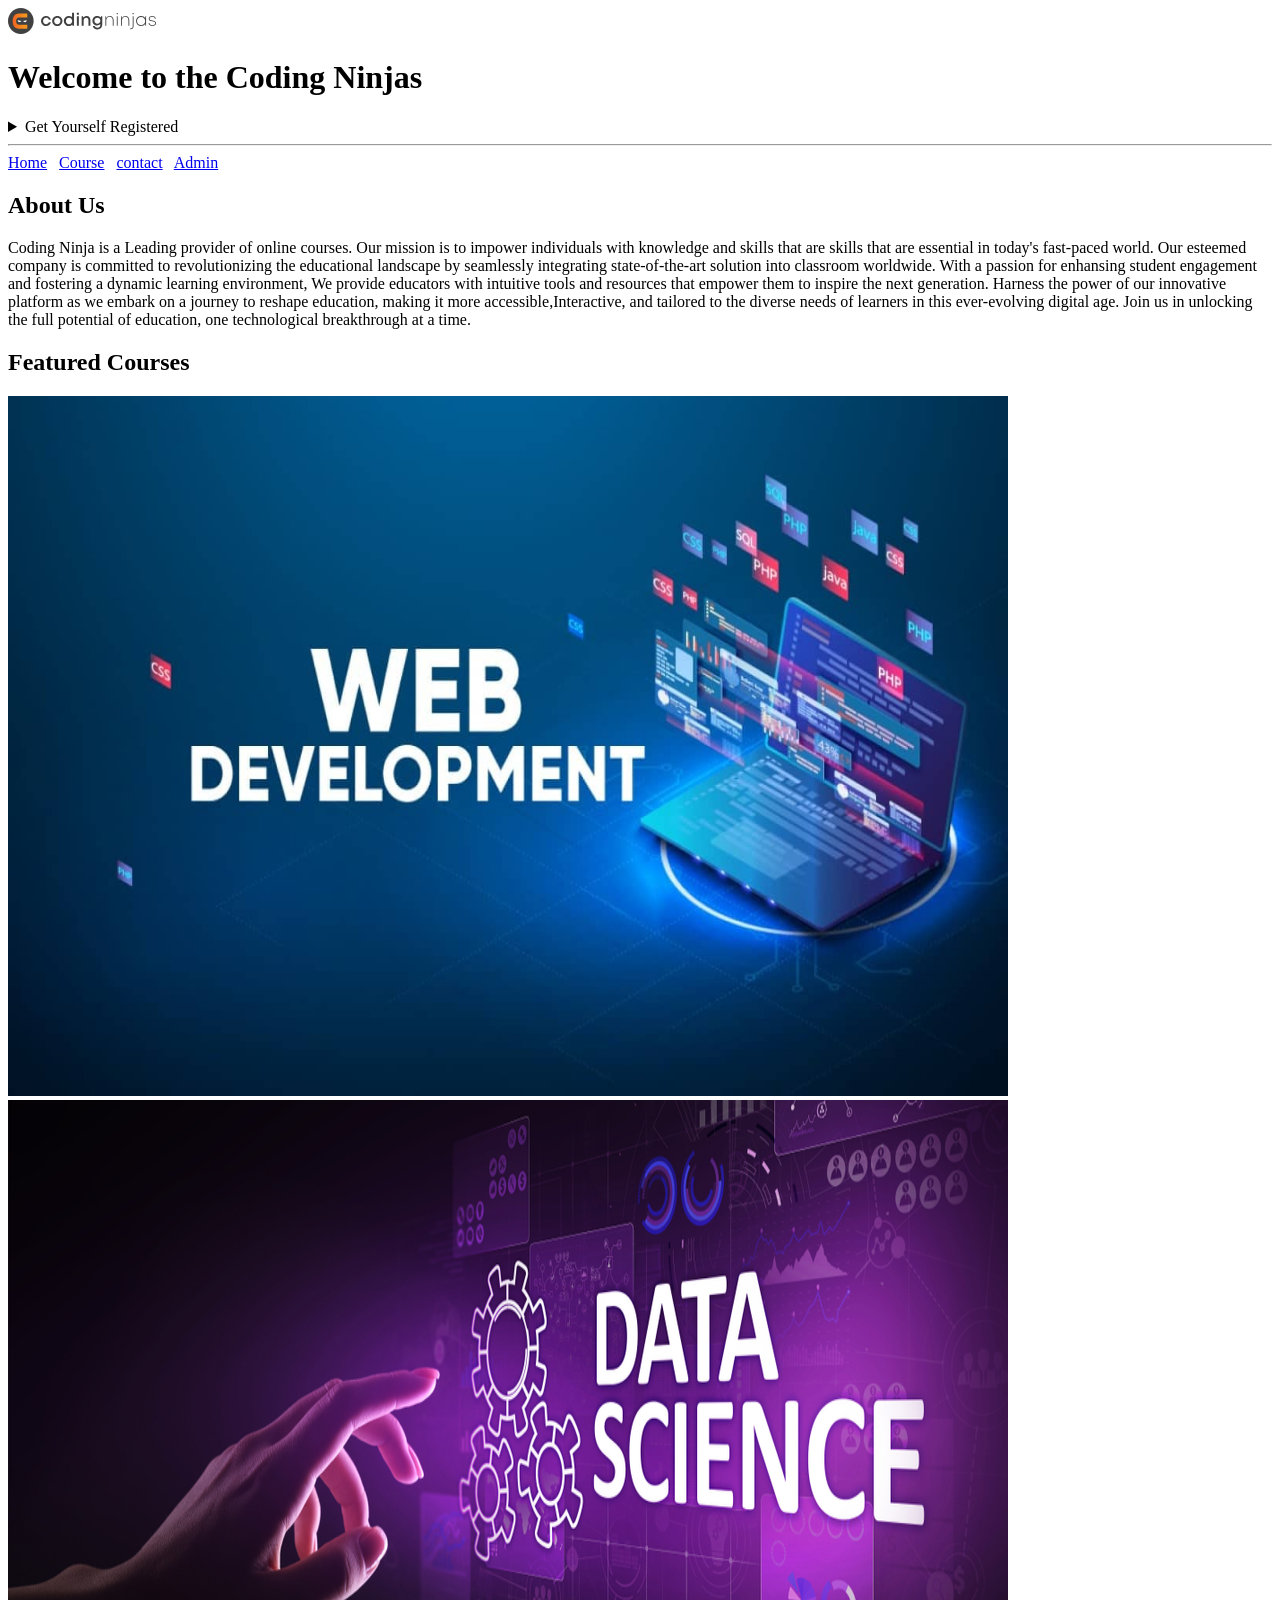
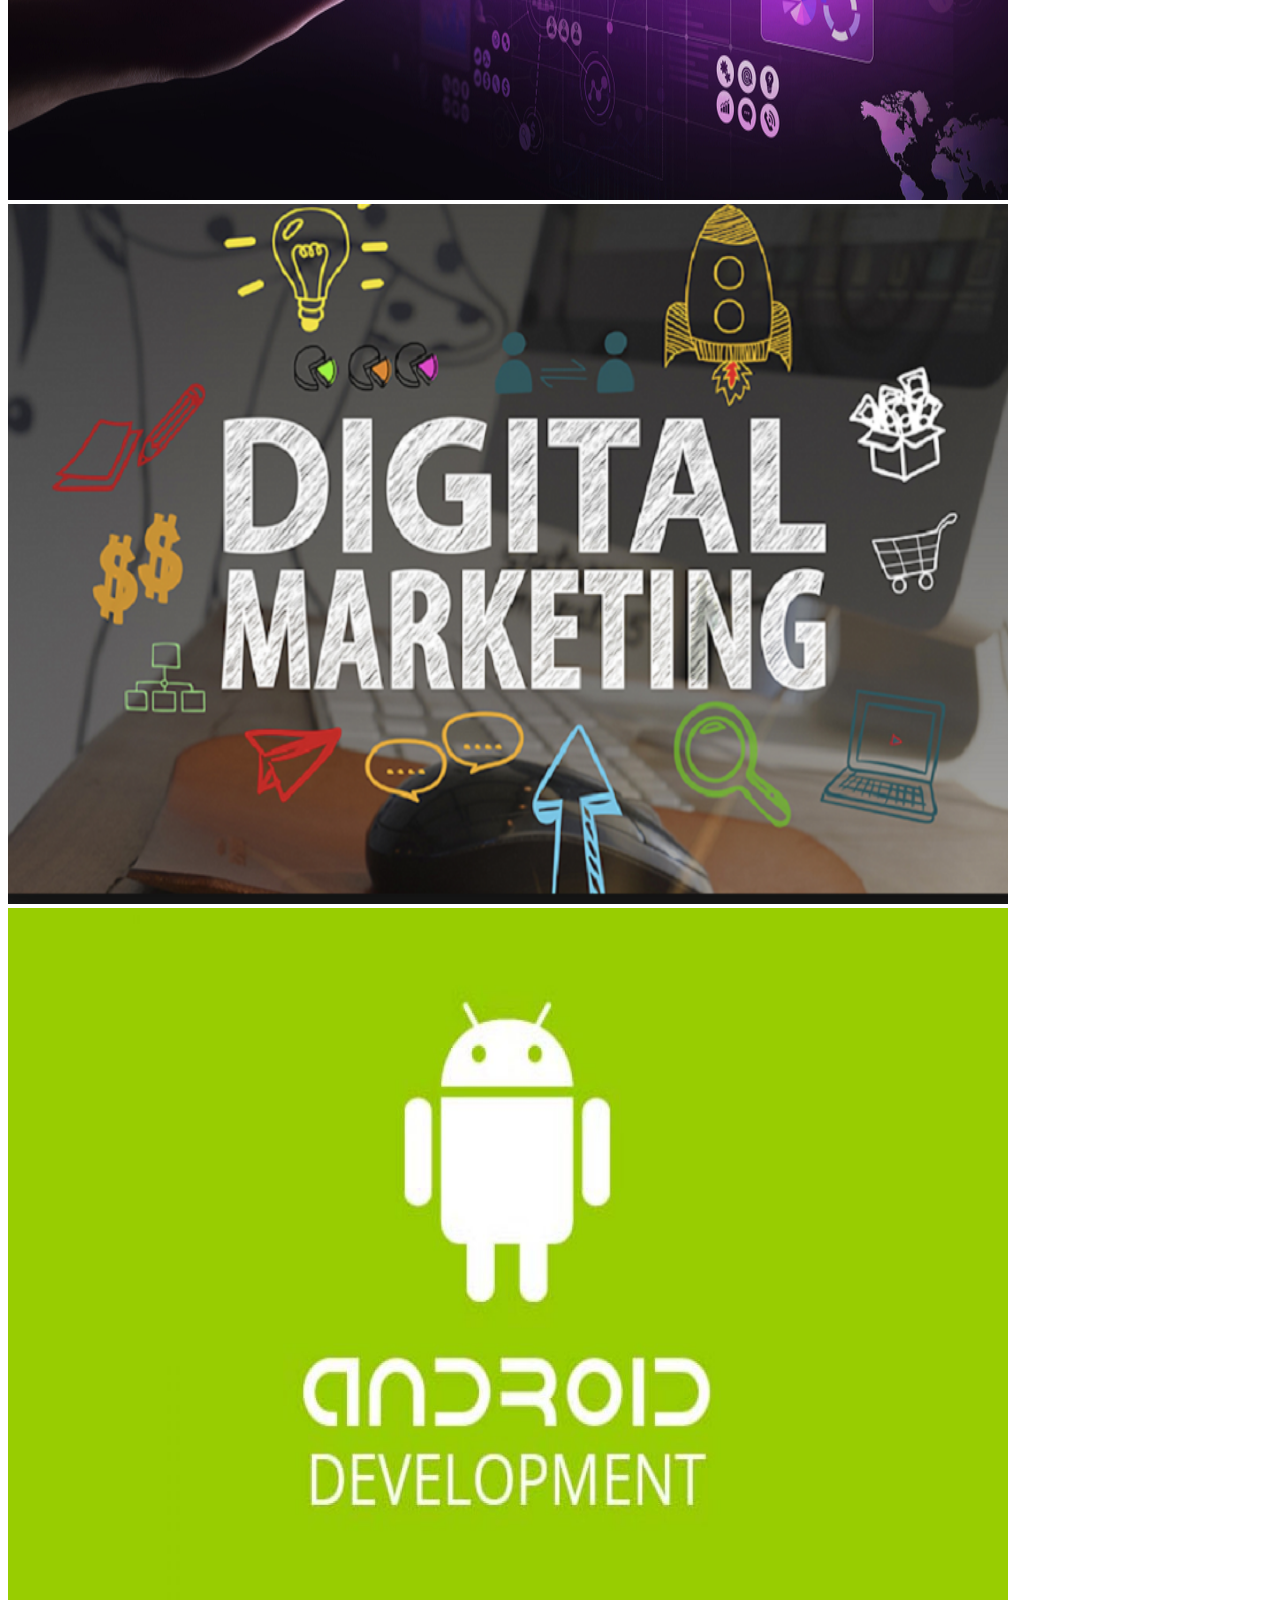
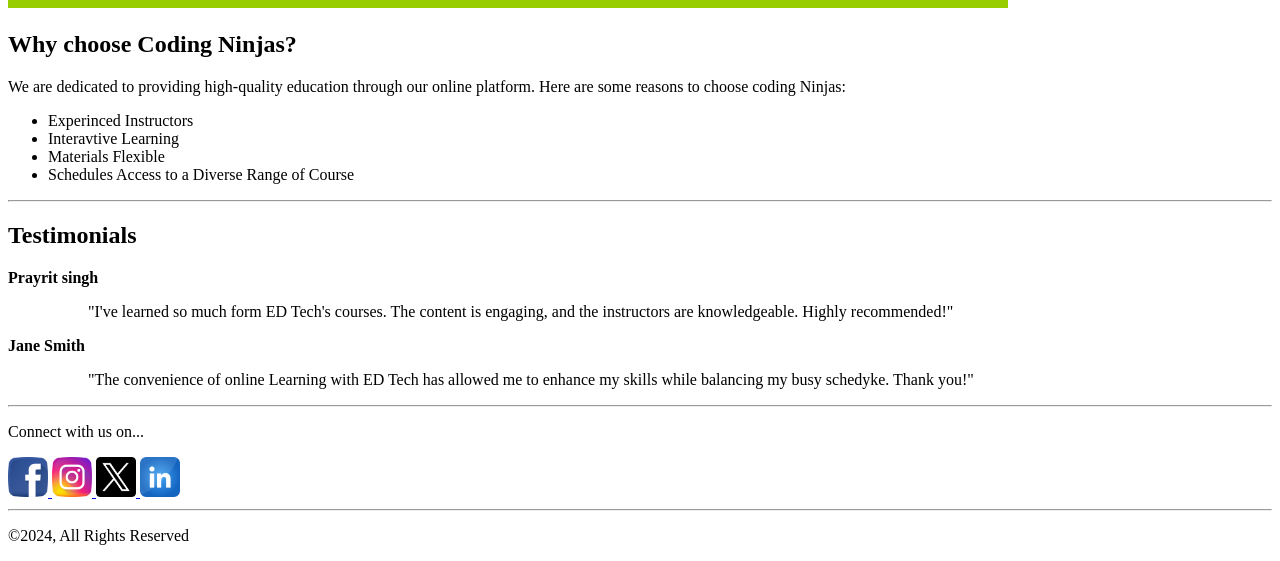
<file: Pages/index.html>
<!DOCTYPE html>
<html lang="en">
<head>
    <meta charset="UTF-8">
    <meta name="viewport" content="width=device-width, initial-scale=1.0">
    <title>Coding Ninjas- home</title>
</head>
<body>
    <header>
        <a href="index.html"><img src="../Multimedia/new_cn_logo.svg">
        </a>
        <h1> Welcome to the Coding Ninjas</h1>
        <details>
            <summary>Get Yourself Registered </summary>
            <ul>
                <li><a href="login.html"> Already have an Account</a></li>
                <li><a href="register.html"> Register</a></li>
            </ul>
        </details>
    </header>
    <hr/>
    <nav>
        <a href="index.html"> Home</a>&nbsp;&nbsp;
        <a href="courses.html"> Course</a>&nbsp;&nbsp;
        <a href="contact.html"> contact</a>&nbsp;&nbsp;
        <a href="admin.html"> Admin</a>
    </nav>

    <main>
        <section>
            <h2>About Us</h2>
            <p>
                Coding Ninja is a Leading  provider of online courses. Our mission is to impower individuals
                with knowledge and skills that are skills that are  essential in today's fast-paced world. Our
                esteemed company is committed to revolutionizing the educational landscape by seamlessly integrating state-of-the-art solution 
                into classroom worldwide. With a passion for enhansing student engagement and  fostering a dynamic learning  environment, 
                We provide educators with intuitive tools and resources that empower them to inspire the next generation. 
                Harness the power of our innovative platform as we embark  on a journey to reshape education, making it more 
                accessible,Interactive, and tailored to the diverse needs of learners in this ever-evolving digital age. Join us in 
                unlocking the full potential of education, one technological breakthrough at a time.  

            </p>
        </section>

        <section>
            <h2> Featured Courses</h2>
            <a href="courses.html#course1">
                <img
                src="../Multimedia/Web_development.jpg"
                alt="Web_development"
                height="700"
                width="1000">
            </a>
            <a href="courses.html#course2">
                <img
                src="../Multimedia/data-science.jpg"
                alt="data-science"
                height="700"
                width="1000">
            </a>
            <a href="courses.html#course3">
            <img 
            src="../Multimedia/Digital_Marketing.png"
            alt="Digital_Marketing"
            height="700"
            width="1000">
            </a>
            <a href="courses.html#course4">
                <img
                src="../Multimedia/android_development.jpg"
                alt="android_development"
                height="700"
                width="1000" >
                </a>             
        </section>

        <section> 
            <h2> Why choose Coding Ninjas?</h2>
            <p>We are dedicated to providing high-quality education through our
                online platform. Here are some reasons to choose coding Ninjas:
            </p>
            <ul>
                <li> Experinced Instructors</li>
                <li> Interavtive Learning </li> 
                <li> Materials Flexible</li>
                <li> Schedules Access to a Diverse Range of Course</li>
            </ul>
        </section>
        <hr/>

        <section>
            <h2> Testimonials</h2>
            <dl>
                <dt><b>Prayrit singh</b></dt>

                <blockquote>
                    <dd>
                    "I've learned so much form ED Tech's courses.
                    The content is engaging, and the instructors are 
                    knowledgeable. Highly recommended!"
                    </dd>
                </blockquote>

                <dt><b>Jane Smith</b></dt>

                <blockquote>
                    <dd>
                        "The convenience of online Learning with ED Tech has allowed me to enhance my skills
                        while balancing my busy schedyke. Thank you!"
                    </dd>
                </blockquote>
            </dl>
        </section>
    </main>
    <hr/>
    
    <footer>
        <p>Connect with us on...</p>
        <a href="https://www.facebook.com/codingninjas">
            <img src="../Multimedia/facebook.png" width="40px"/>
        </a>
        <a href="https://www.instagram.com/coding.ninjas/">
            <img src="../Multimedia/instagram.png" width="40px"/>
        </a>
        <a href="https://x.com/CodingNinjasOff">
            <img src="../Multimedia/twitter.png" width="40px"/>
        </a>
        <a href="https://www.linkedin.com/company/coding-ninjas-india/">
            <img src="../Multimedia/linkedin.png" width="40px"/>
        </a>
        <hr/>
        <p>&copy;2024, All Rights Reserved</p>
    </footer>

</body>
</html>
</file>
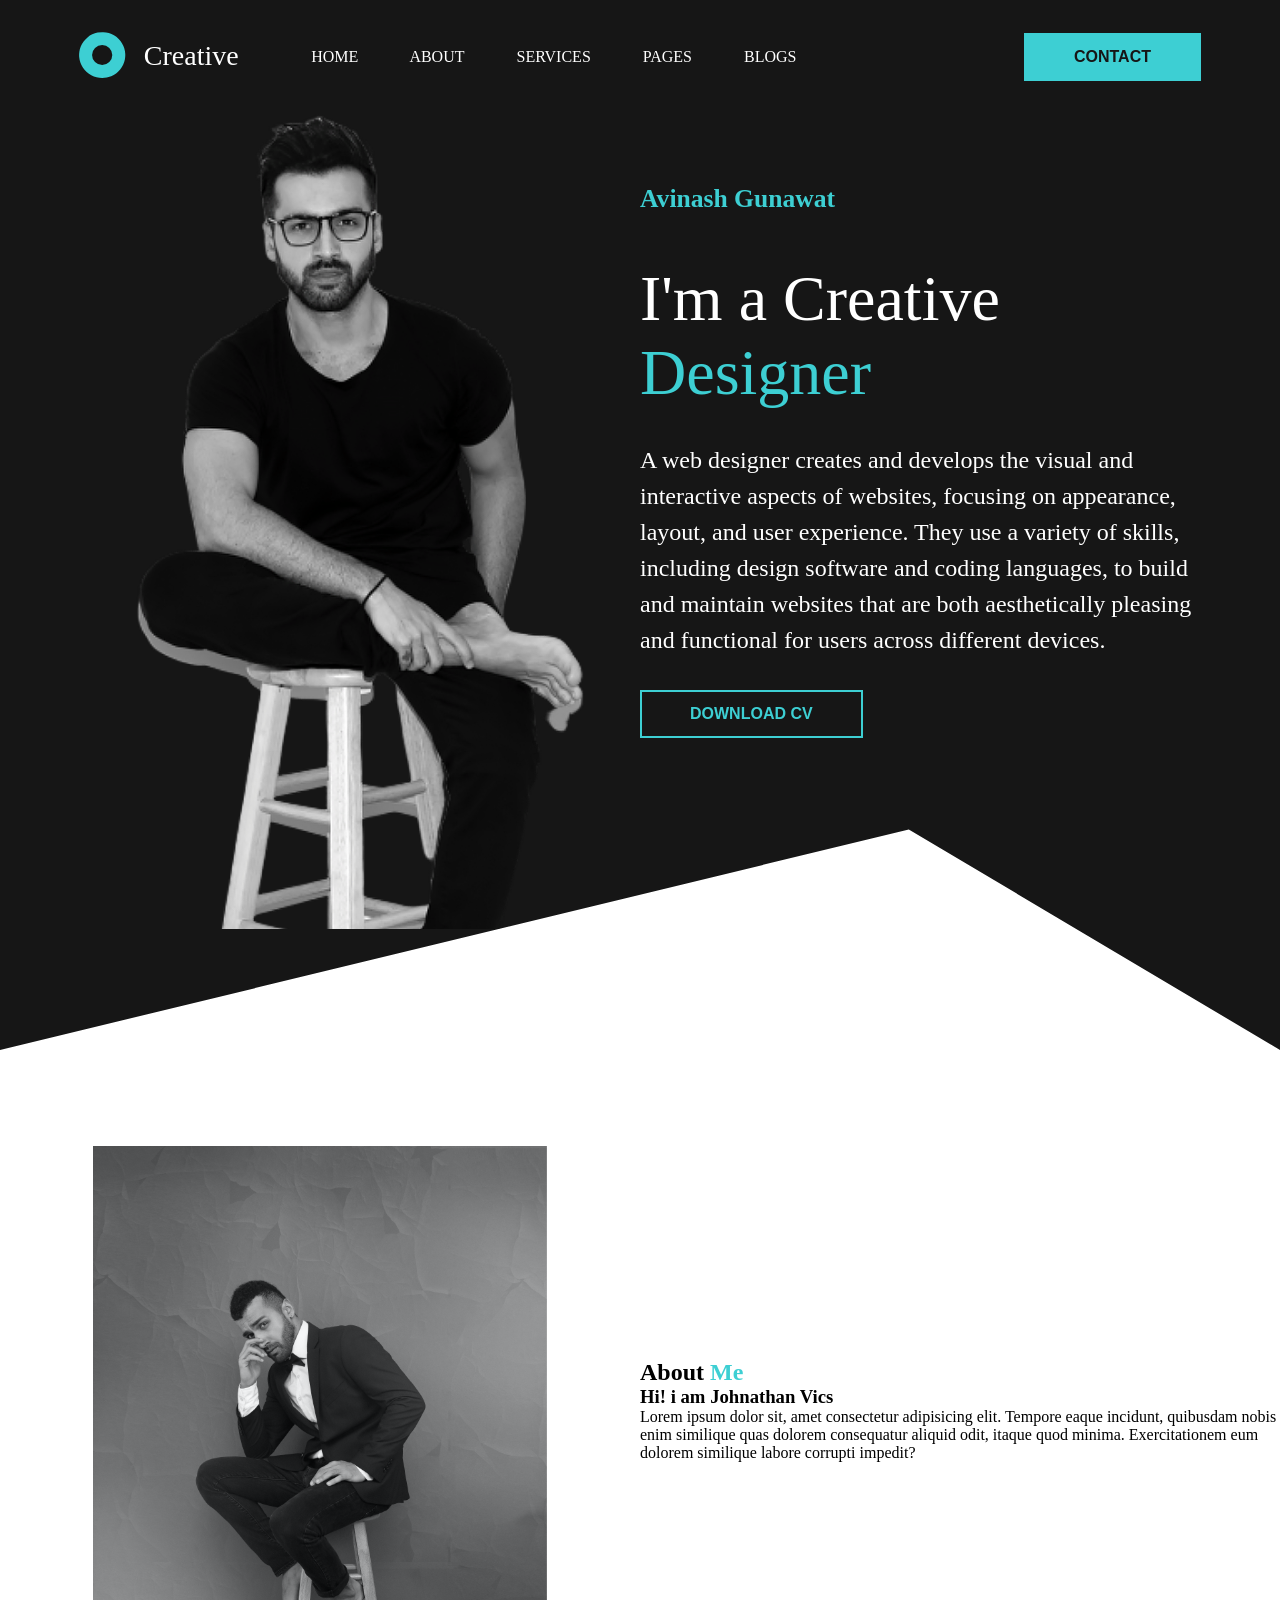
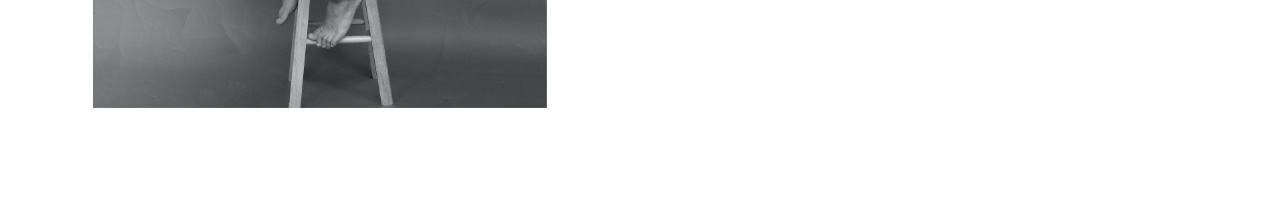
<file: Portfolio Website/index.html>
<!DOCTYPE html>
<html lang="en">
  <head>
    <meta charset="UTF-8" />
    <meta name="viewport" content="width=device-width, initial-scale=1.0" />
    <title>My Awesome Portfolio Website</title>

    <link
      href="https://fonts.googleapis.com/css?family=Poppins"
      rel="stylesheet"
    />
    <link rel="stylesheet" href="style.css" />
  </head>

  <body>
    <header>
      <div class="container">
        <nav class="flex item-center">
          <div class="left flex item-center">
            <div class="branding">
              <img src="./images/logo.svg" alt="" />
            </div>
            <div>
              <a href="#">Home</a>
              <a href="#">About</a>
              <a href="#">Services</a>
              <a href="#">Pages</a>
              <a href="#">Blogs</a>
            </div>
          </div>
          <div class="Right">
            <button class="btn btn-primary">Contact</button>
          </div>
        </nav>
        <div class="hero flex item-center justify-between">
          <div class="left flex-1 flex justify-center">
            <img src="./images/man.png" alt="" />
          </div>
          <div class="right flex-1">
            <h6>Avinash Gunawat</h6>
            <h1>I'm a Creative <br /><span>Designer</span></h1>
            <p>
              A web designer creates and develops the visual and interactive
              aspects of websites, focusing on appearance, layout, and user
              experience. They use a variety of skills, including design
              software and coding languages, to build and maintain websites that
              are both aesthetically pleasing and functional for users across
              different devices.
            </p>
            <div>
              <button class="btn btn-secondary">DOWNLOAD CV</button>
            </div>
          </div>
        </div>
      </div>
    </header>

    <section class="About">
      <div class="contianer flex item-center justify-between">
        <div class="flex-1 flex justify-center">
          <img class="about-me-img" src="./images/man-2.png" alt="" />
        </div>
        <div class="flex-1">
          <h1>About <span style="color: #3dcfd3">Me</span></h1>
          <h3>Hi! i am Johnathan Vics</h3>
          <p>
            Lorem ipsum dolor sit, amet consectetur adipisicing elit. Tempore
            eaque incidunt, quibusdam nobis enim similique quas dolorem
            consequatur aliquid odit, itaque quod minima. Exercitationem eum
            dolorem similique labore corrupti impedit?
          </p>
          <div>
            <a href="#"><img src="./images/website.svg" alt="" /></a>
            <a href="#"><img src="./images/facebook.svg" alt="" /></a>
            <a href="#"><img src="./images/twitter.svg" alt="" /></a>
            <a href="#"><img src="./images/pintrest.svg" alt="" /></a>
            <a href="#"><img src="./images/instagram.svg" alt="" /></a>
          </div>
        </div>
      </div>
    </section>
  </body>
</html>
</file>
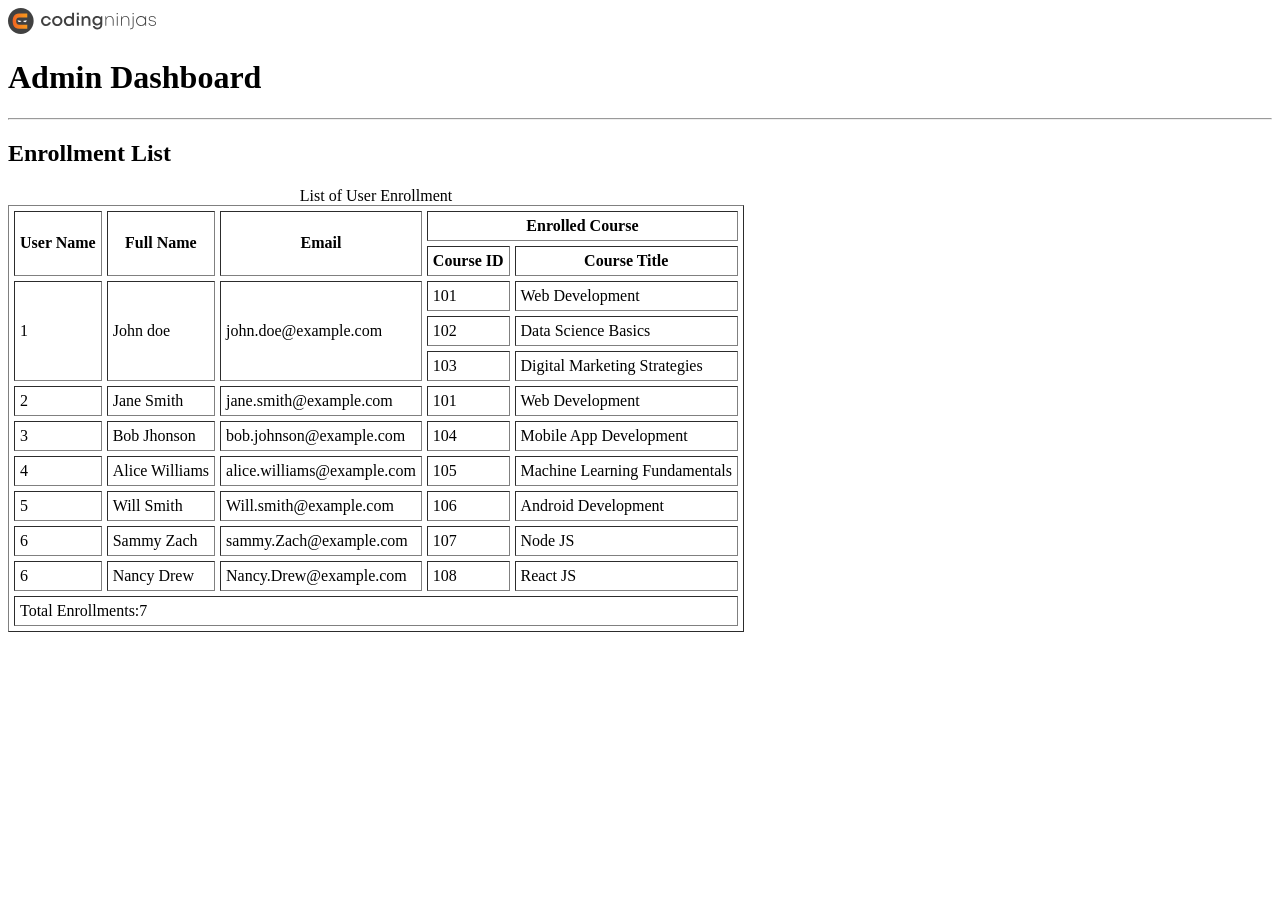
<file: Pages/admin.html>
<!DOCTYPE html>
<html lang="en">
<head>
    <meta charset="UTF-8">
    <meta name="viewport" content="width=device-width, initial-scale=1.0">
    <title>Coding Ninjas - Admin Dashboard</title>
</head>
<body>
    <header>
        <a href="index.html"><img src="../Multimedia/new_cn_logo.svg"></a>
        <h1> Admin Dashboard </h1>
    </header>
    <hr/>
        <section id="enrollment-list">
            <h2>Enrollment List</h2>
            
                <table border="1" cellspacing="5" cellpadding="5">
                    <caption>
                        List of User Enrollment
                    </caption>
                <thead>
                    <tr>
                        <th rowspan="2"> User Name</th>
                        <th rowspan="2"> Full Name</th>
                        <th rowspan="2"> Email</th>
                        <th colspan="2">Enrolled Course</th>
                    </tr>
                    <tr>
                        <th>Course ID</th>
                        <th>Course Title</th>
                    </tr>                   
                </thead>
                        <tbody>
                            <tr>
                            <td rowspan="3">1</td>
                            <td rowspan="3">John doe</td>
                            <td rowspan="3">john.doe@example.com</td>
                            <td>101</td>
                            <td>Web Development</td>
                            </tr>
                            <tr>
                                <td>102</td>
                                <td>Data Science Basics</td>
                            </tr>
                            <tr>
                                <td>103</td>
                                <td>Digital Marketing Strategies</td>
                            </tr>
                            <tr>
                                <td>2</td>
                                <td>Jane Smith</td>
                                <td>jane.smith@example.com</td>
                                <td>101</td>
                                <td>Web Development</td>
                            </tr>
                            <tr>
                                <td>3</td>
                                <td>Bob Jhonson</td>
                                <td>bob.johnson@example.com</td>
                                <td>104</td>
                                <td> Mobile App Development</td>
                            </tr>
                            <tr>
                                <td>4</td>
                                <td>Alice Williams</td>
                                <td> alice.williams@example.com</td>
                                <td>105</td>
                                <td>Machine Learning Fundamentals</td>
                                </tr>
                            <tr>
                                <td>5</td>
                                <td>Will Smith</td>
                                <td>Will.smith@example.com</td>
                                <td>106</td>
                                <td>Android Development</td>
                                
                            </tr>
                            <tr>
                                <td>6</td>
                                <td>Sammy Zach</td>
                                <td>sammy.Zach@example.com</td>
                                <td>107</td>
                                <td>Node JS</td>
                            </tr>
                            <tr>
                                <td>6</td>
                                <td>Nancy Drew</td>
                                <td>Nancy.Drew@example.com</td>
                                <td>108</td>
                                <td>React JS</td>
                            </tr>
                        </tbody>
                        <tfoot> 
                            <tr>
                                <td colspan="6">Total Enrollments:7</td>
                            </tr>
                            </tfoot>
                        </tbody>
                    </table>
                </section>
</body>
</html>
</file>
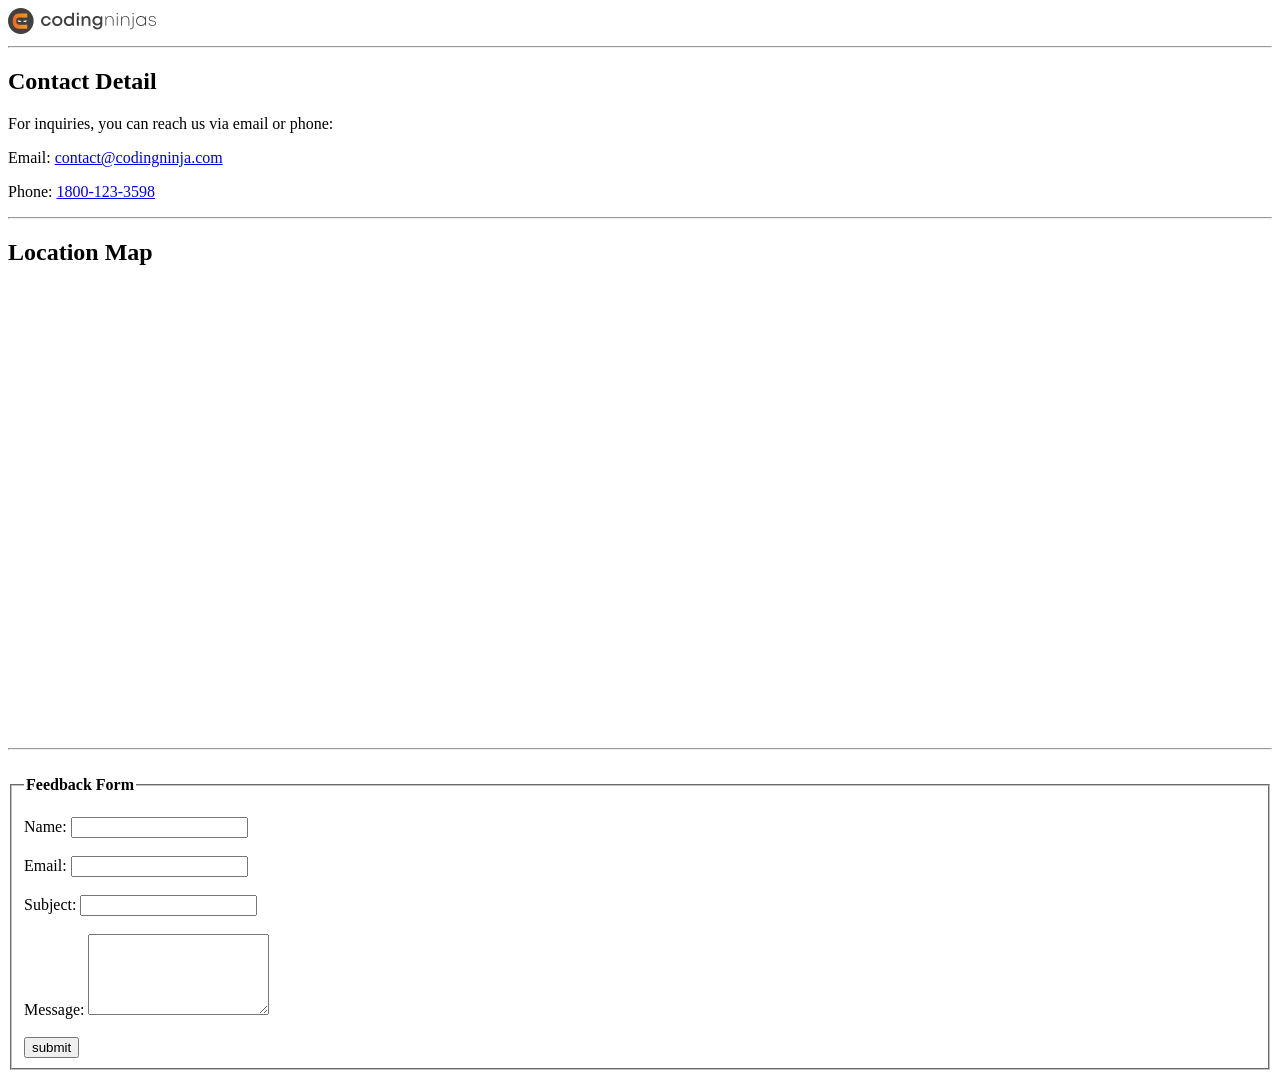
<file: Pages/contact.html>
<!DOCTYPE html>
<html lang="en">
<head>
    <meta charset="UTF-8">
    <meta name="viewport" content="width=device-width, initial-scale=1.0">
    <title>Coding Ninjas - Contact </title>
</head>
<body>
    <header>
        <a href="index.html"><img src="../Multimedia/new_cn_logo.svg">
        </a>
        <hr/>
        <section id="contact-info">
        <h2> Contact Detail </h2>
        <p>
            For inquiries, you can reach us via email or phone:
        </p>
        <p>
            Email:
            <a href="mailto:contact@codingninja.com">contact@codingninja.com
            </a>
        </p>
        <p>
            Phone:
            <a href="tel:1800-123-3598"> 1800-123-3598
            </a>
        </p>
        </section>
        <hr/>

        <section id="map">
            <h2> Location Map</h2>
            <iframe
            src="https://www.google.com/maps/embed?pb=!1m18!1m12!1m3!1d898275.6257113806!2d75.836516246875!3d28.422601100000016!2m3!1f0!2f0!3f0!3m2!1i1024!2i768!4f13.1!3m3!1m2!1s0x390d03d1c62ba76b%3A0xec4dbad7537d963b!2sCoding%20Ninjas!5e0!3m2!1sen!2sin!4v1750873266027!5m2!1sen!2sin" 
            width="600" height="450" style="border:0;"
             allowfullscreen="">
            </iframe>
        </section>
        <hr/>
        <section id="feedback">
            <form action="#" method="post">
        <br/>            
        <fieldset>
            <legend><b>Feedback Form</b></legend>
            <br/>
            <label for="name">Name:</label>
            <input type="text" id="name" name="name" required />
            <br/>
            <br/>

            <label for="name">Email:</label>
            <input type="text" id="email" name="email" required />
            <br/>
            <br/>

            <label for="subject">Subject:</label>
            <input type="text" id="subject" name="subject" required />
            <br/>
            <br/>

            <label for="message">Message:</label>
            <textarea id="message" name="message" rows="5" required >
            </textarea>
            <br/>
            <br/>
            <input type="submit" id="submit" value="submit"/>

        </fieldset>



    
    
</body>
</html>
</file>
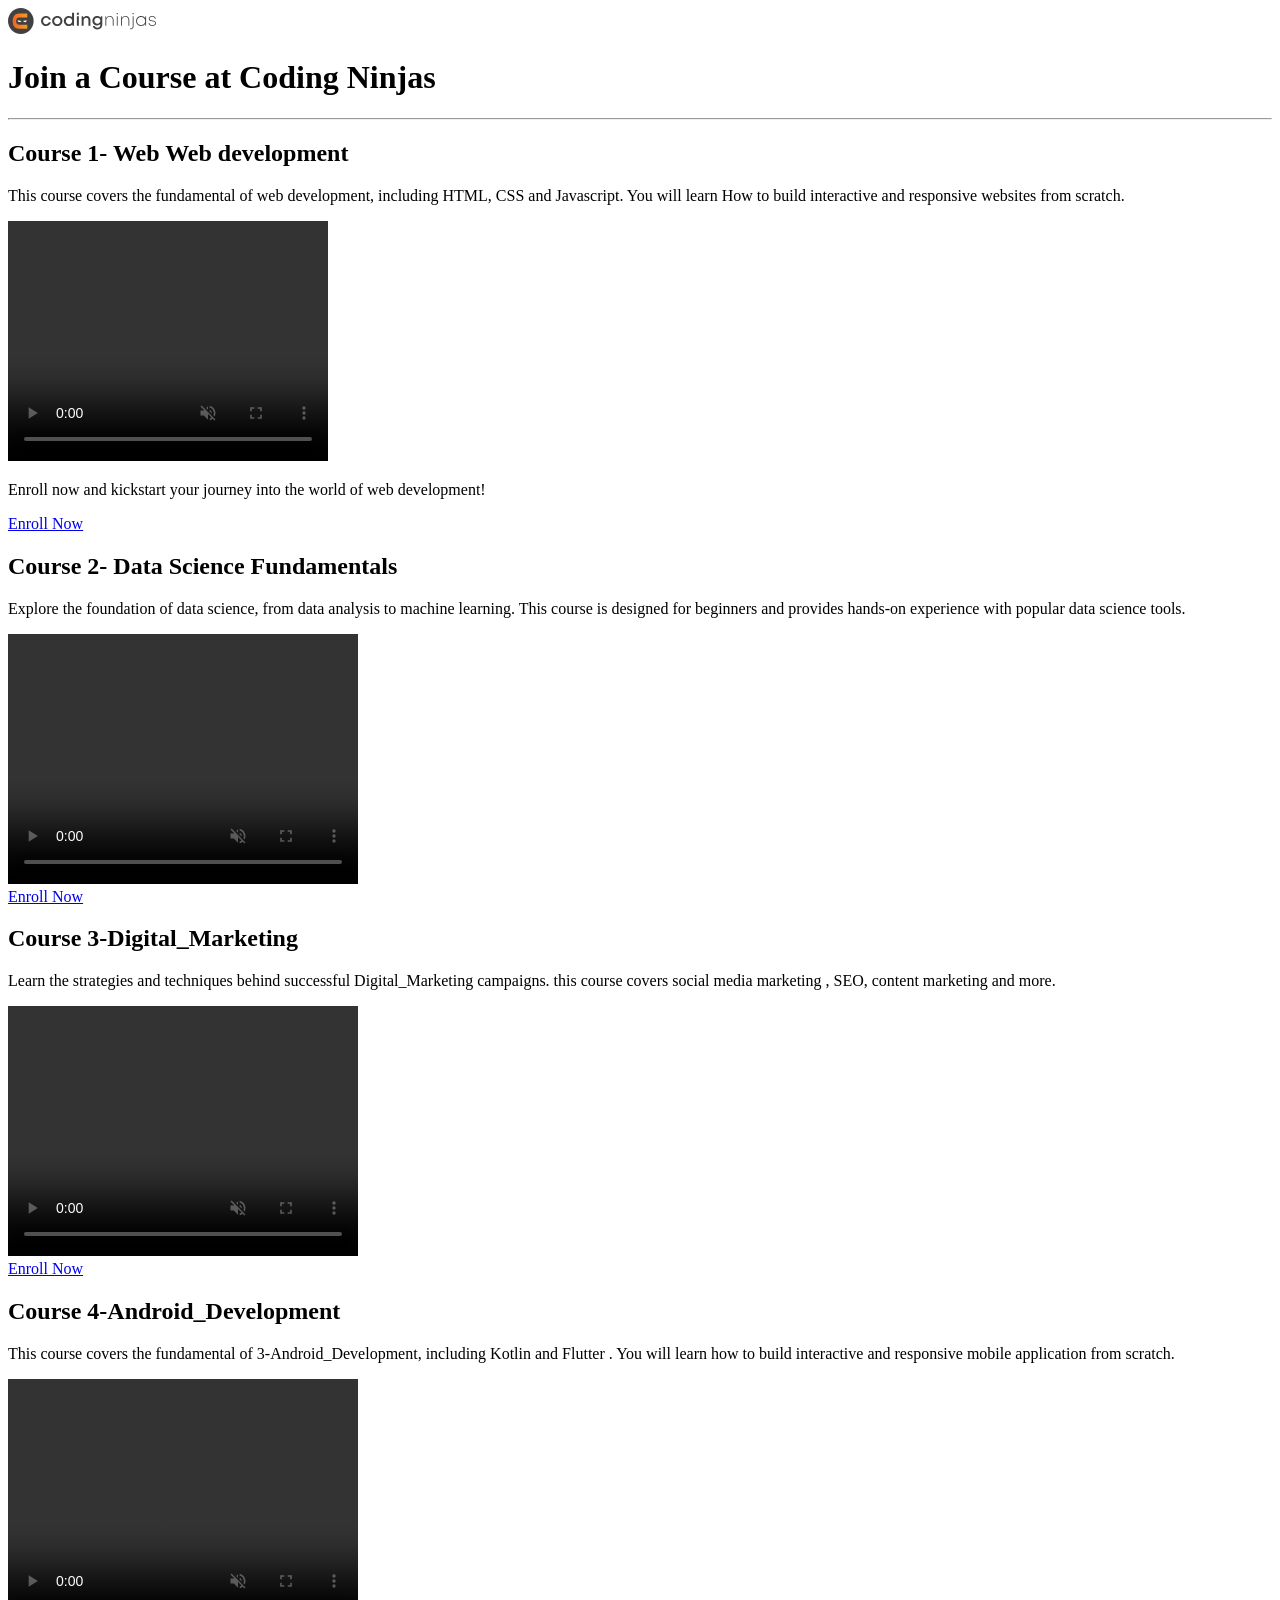
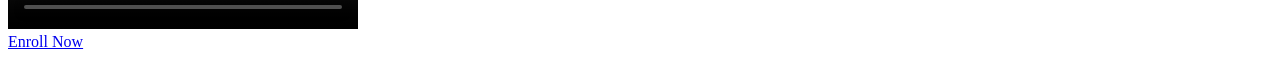
<file: Pages/courses.html>
<!DOCTYPE html>
<html lang="en">
<head>
    <meta charset="UTF-8">
    <meta name="viewport" content="width=device-width, initial-scale=1.0">
    <title>Coding Ninjas - Courses</title>
</head>
<body>
    <!-- course header -->
    <header>
        <a href="index.html"><img src="../Multimedia/new_cn_logo.svg">
        </a>
        <h1> Join a Course at Coding Ninjas</h1>
    </header>
        <hr/>
        <!-- course 1-->
         <article>
        <section id="course1">
            <h2> Course 1- Web Web development</h2>
            <p>
                This course covers the fundamental of web development,
                including HTML, CSS and Javascript. You will learn How to 
                build interactive and responsive websites from scratch.
            </p>
            
            <video width="320" height="240" controls autoplay muted>
                <source src="../Multimedia/videoplayback.mp4">
                Your browser does not support the video tag
            </video>
            <p>
                Enroll now and kickstart your journey into the world of web development!
            </p>
            <a href="register.html">Enroll Now </a>
        </section>
        </article>

        <!-- course 2-->

        <article>
        <section id="course2">
            <h2> Course 2- Data Science Fundamentals</h2>
            <p>
                Explore the foundation  of data science, from data analysis to machine learning.
                This course is designed for beginners and provides hands-on experience with  popular data science tools.
            </p>
            <video width="350" height="250" controls autoplay muted>
                <source src="../Multimedia/videoplayback.mp4">
                Your browser does not support the video tag
            </video> 
            <br/>
            <a href="register.html">Enroll Now </a>
        </section>
        </article>

        <!-- course 3-->
        <article>
        <section id="course3">
            <h2>Course 3-Digital_Marketing</h2>
            <p>
                Learn the strategies and techniques behind successful Digital_Marketing campaigns. this
                course covers social media marketing , SEO, content marketing and more.
            </p>
            <video width="350" height="250" controls autoplay muted>
                <source src="../Multimedia/videoplayback.mp4">
               <p> Take the next step in your career with Digital_Marketing Mastery!
                </p>
            </video>
            <br/>
            <a href="register.html">Enroll Now </a>
        </section>
        </article>


        <!-- course 4-->
        
        <article>
        <section id="course4">
            <h2>Course 4-Android_Development</h2>
            <p>This course covers the fundamental of 3-Android_Development, including 
                Kotlin and Flutter . You will learn how to build interactive and responsive mobile
                application from scratch.
            </p>
            <video width="350" height="250" controls autoplay muted>
                <source src="../Multimedia/videoplayback.mp4">
               <p> Take the next step in your career with Digital_Marketing Mastery!
                </p>
                </video>
                <br/>
                <a href="register.html">Enroll Now </a>
        </section>
</article>
</body>
</html>
</file>
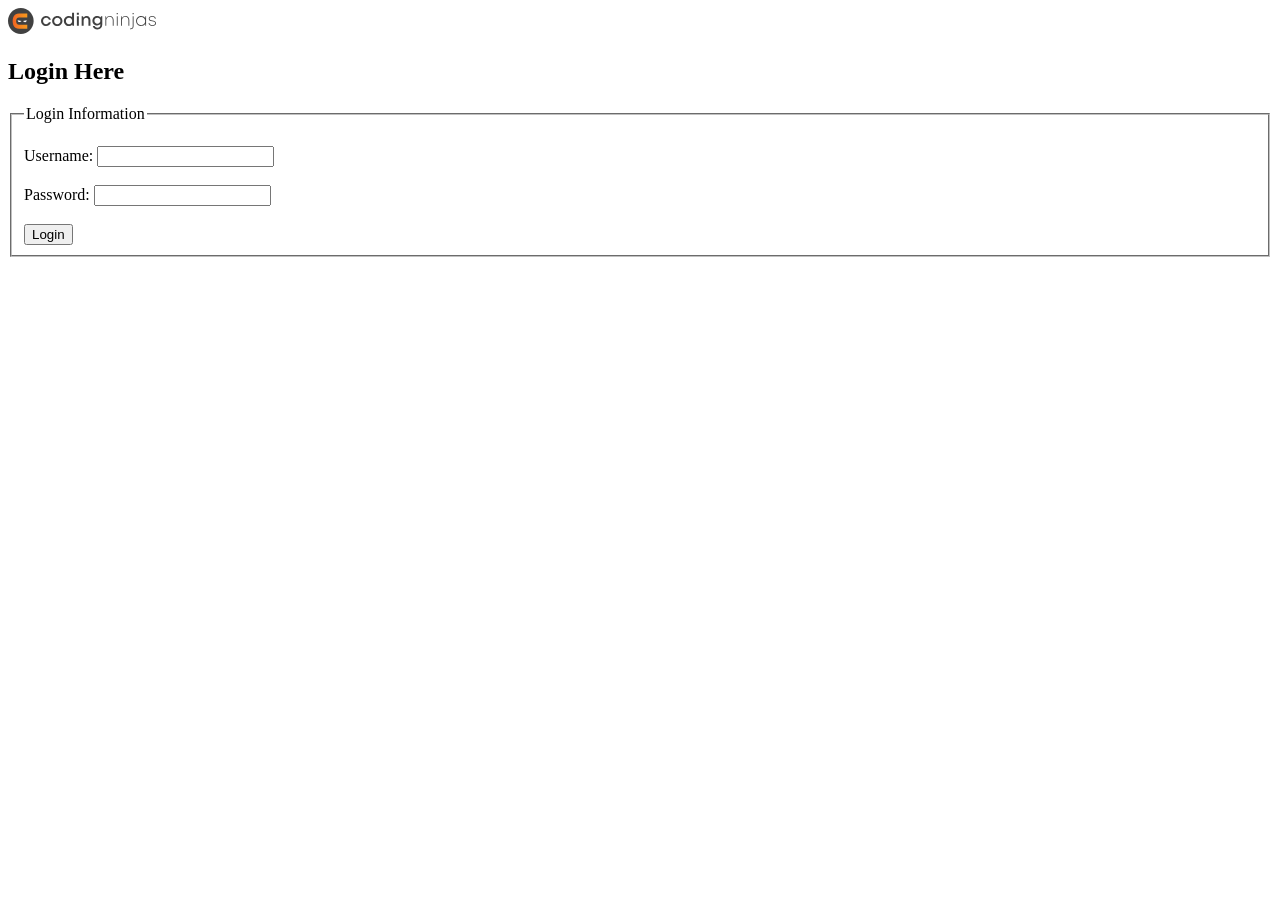
<file: Pages/login.html>
<!DOCTYPE html>
<html lang="en">
<head>
    <meta charset="UTF-8">
    <meta name="viewport" content="width=device-width, initial-scale=1.0">
    <title>Coding Ninjas - Login</title>
</head>
<body>
    <header>
        <a href="index.html"><img src="../Multimedia/new_cn_logo.svg">
        </a>
        <h2> Login Here </h2>
        </header>
        <section id="login-form">
            <form action="#" method="post"/>
        <fieldset>
            <legend>Login Information</legend>
            <br/>
            <label for="name"> Username:</label>
            <input type="text" name="name" id="name" required />
            <br/>
            <br/>
            
            <label for="password"> Password:</label>
            <input type="text" name="password" id="password" required />
            <br/>
            <br/>
            <button type="submit"> Login</button>
            </fieldset>
        </form>
    </section>
</body>
</html>
</file>
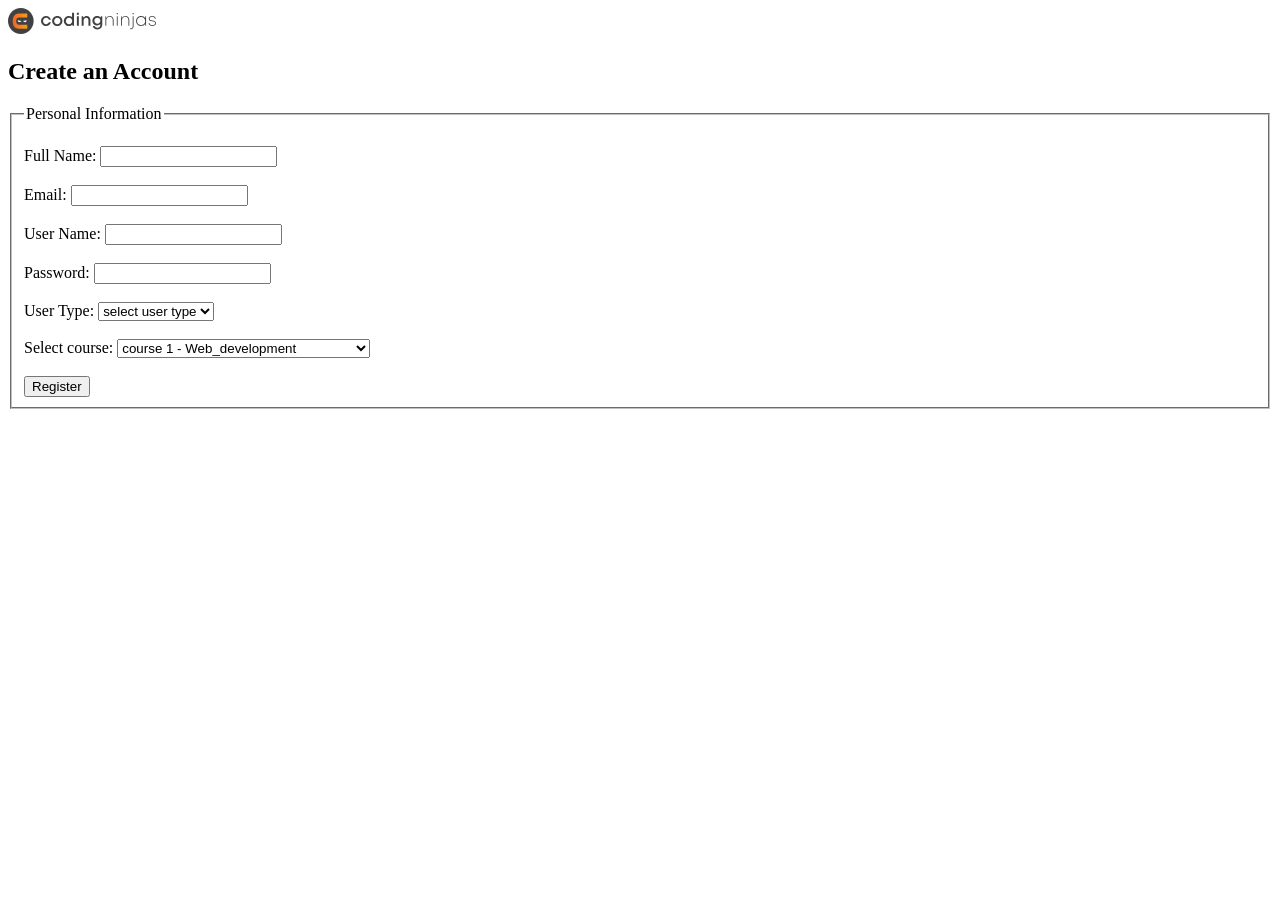
<file: Pages/register.html>
<!DOCTYPE html>
<html lang="en">
<head>
    <meta charset="UTF-8">
    <meta name="viewport" content="width=device-width, initial-scale=1.0">
    <title>Document</title>
</head>
<body>
    <header>
        <a href="index.html"><img src="../Multimedia/new_cn_logo.svg">
        </a>
        <h2> Create an Account</h2>
    </header>

    <section id="registration-form">
        <form action="#" method="post">
            <fieldset>
                <legend> Personal Information </legend>
            <br/>

    <label for="name"> Full Name:</label>
    <input type="text" id="name" name="name" required />
    <br/>
    <br/>

    <label for="email"> Email:</label>
    <input type="text" id="email" name="email" required />
    <br/>
    <br/>

    <label for="name"> User Name:</label>
    <input type="text" id="Username" name="Username" required />
    <br/>
    <br/>

    <label for="password">Password:</label>
    <input type="password" id="password" name="password" required />
    <br/>
    <br/>

    <label for="userType"> User Type:</label>
    <select id="userType" name="userType" required>
        <option value="" disabled selected> select user type </option>
        <option value="student"> Student</option>
        <option value="instructor">Instructors</option>
        </select>
        <br/>
        <br/>

        <label for="cpourse"> Select course:</label>
        <select id="course" name="course" required>
            <option value="course1">course 1 - Web_development</option>
            <option value="course2"> course 2 - Data Science Fundamentals</option>
            <option value="course3"> course 3 - Digital Marketing Mastery</option>
            <option value="course4"> course 4 - Android Development</option>
            </select>
            <br/>
            <br/>

            <button type="submit"> Register</button>
            </fieldset>
            </form>
        </section>
</body>
</html>
</file>
<file: Portfolio Website/style.css>
@import "utilites.css";
:root {
  --primary: #3dcfd3;
  --dark: #161616;
  --pure: #ffffff;
  --ternary: #898989;
  --light: #f2f2f2;
}

* {
  padding: 0;
  margin: 0;
  box-sizing: border-box;
  -webkit-font-smotthing: antialiased;
}
body {
  font-family: "poppins," sans-serif;
}
header {
  background-color: var(--dark);
  text-decoration: none;
  clip-path: polygon(0 0, 100% 0, 100% 100%, 71% 79%, 0 100%);
}
.container {
  max-width: 1152px;
  height: 1050px;
  padding: 0 15px;
  margin: 0 auto;
}
.flex {
  display: flex;
}

.item-center {
  align-items: center;
}

nav {
  justify-content: space-between; /* left aur right ko alag kar dega */
}

header nav .left a {
  color: var(--pure);
  text-decoration: none;
  margin-right: 3rem;
  text-transform: uppercase;
  transition: all 0.3s ease;
}
header nav .left a:hover {
  color: var(--primary);
}

header nav {
  padding: 2rem 0;
}
header nav .branding {
  margin-right: 3rem;
}
.hero {
  padding: 0;
}
.hero .left img {
  width: 450px;
}
.hero .right {
  color: var(--pure);
}
.hero .right h6 {
  font-size: 1.6rem;
  color: var(--primary);
  margin-bottom: 3rem;
}
.hero .right h1 {
  font-size: 4rem;
  font-weight: 100;
  margin-bottom: 2rem;
}
.hero .right h1 span {
  color: var(--primary);
}
.hero .right p {
  line-height: 1.5;
  margin-bottom: 2rem;
}
.hero .right {
  margin-top: -7rem;
}

/* second step*/

section {
  padding: 6rem 0;
}

section .about .about-me-img {
  height: 450px;
}
section .about h1 {
  margin-bottom: 1rem;
  font-size: 1.6rem;
  font-weight: 400;
}

section.about h3 {
  font-size: 1rem;
  margin-bottom: 10rem;
}
</file>
